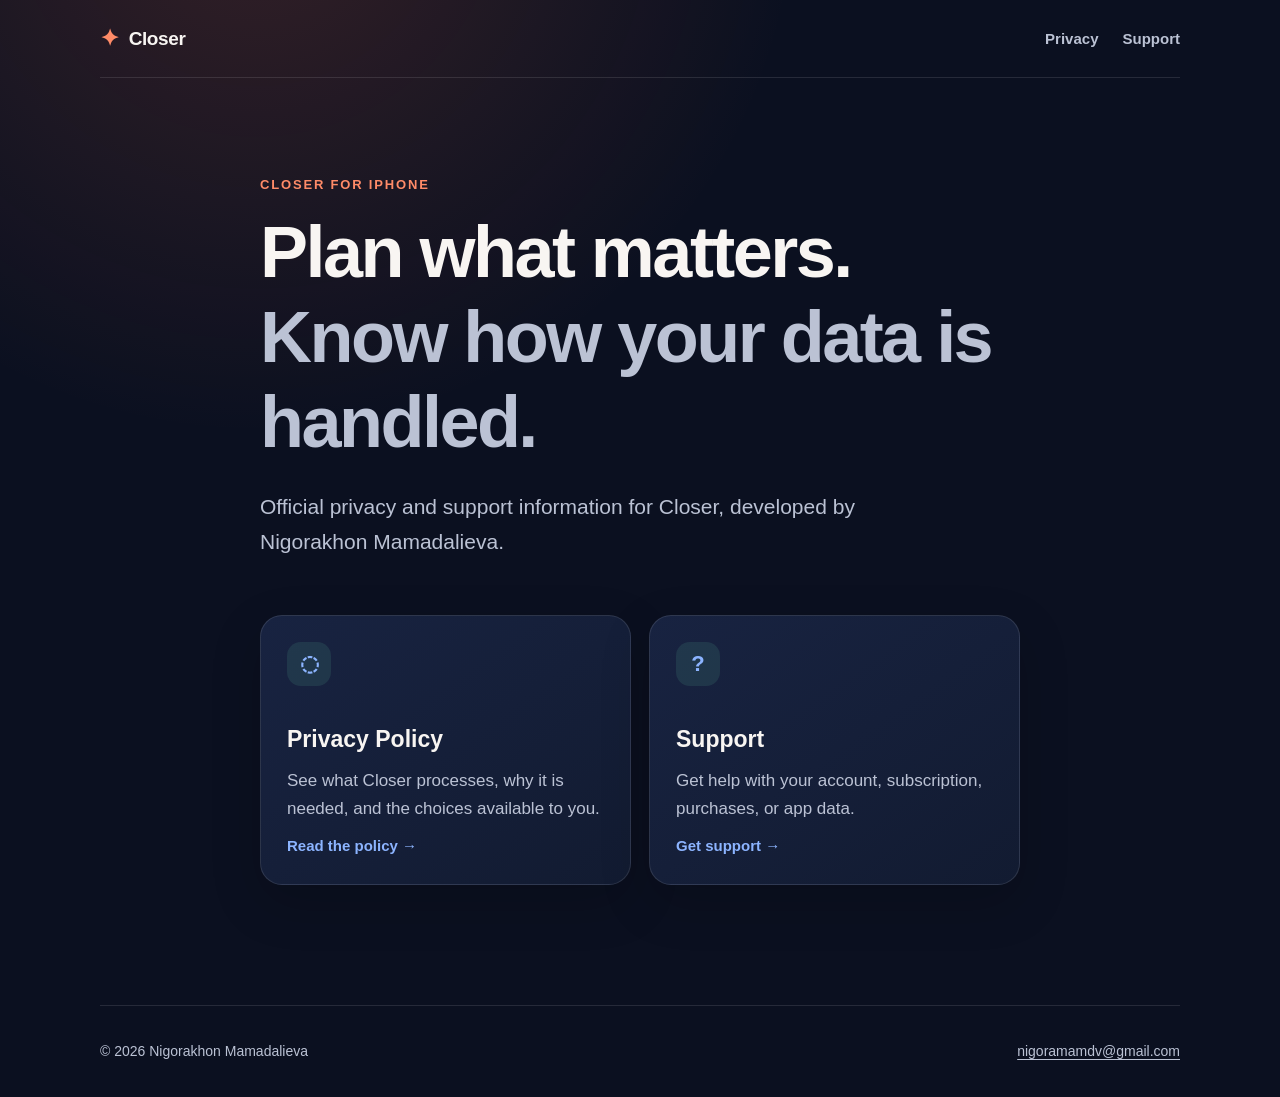
<file: index.html>
<!doctype html>
<html lang="en">
<head>
  <meta charset="utf-8">
  <meta name="viewport" content="width=device-width, initial-scale=1">
  <meta name="description" content="Privacy and support information for Closer, the personal goal-planning app.">
  <meta name="theme-color" content="#0d1512">
  <title>Closer — Privacy &amp; Support</title>
  <link rel="stylesheet" href="assets/site.css">
</head>
<body>
  <header class="site-header">
    <a class="brand" href="./" aria-label="Closer home">
      <span class="brand-mark" aria-hidden="true">✦</span>
      <span>Closer</span>
    </a>
    <nav aria-label="Legal and support">
      <a href="privacy/">Privacy</a>
      <a href="support/">Support</a>
    </nav>
  </header>

  <main class="hero-shell">
    <section class="hero">
      <p class="eyebrow">Closer for iPhone</p>
      <h1>Plan what matters.<br><span>Know how your data is handled.</span></h1>
      <p class="lede">Official privacy and support information for Closer, developed by Nigorakhon Mamadalieva.</p>
      <div class="card-grid">
        <a class="feature-card" href="privacy/">
          <span class="card-icon" aria-hidden="true">◌</span>
          <strong>Privacy Policy</strong>
          <span>See what Closer processes, why it is needed, and the choices available to you.</span>
          <em>Read the policy →</em>
        </a>
        <a class="feature-card" href="support/">
          <span class="card-icon" aria-hidden="true">?</span>
          <strong>Support</strong>
          <span>Get help with your account, subscription, purchases, or app data.</span>
          <em>Get support →</em>
        </a>
      </div>
    </section>
  </main>

  <footer>
    <span>© 2026 Nigorakhon Mamadalieva</span>
    <a href="mailto:nigoramamdv@gmail.com">nigoramamdv@gmail.com</a>
  </footer>
</body>
</html>
</file>
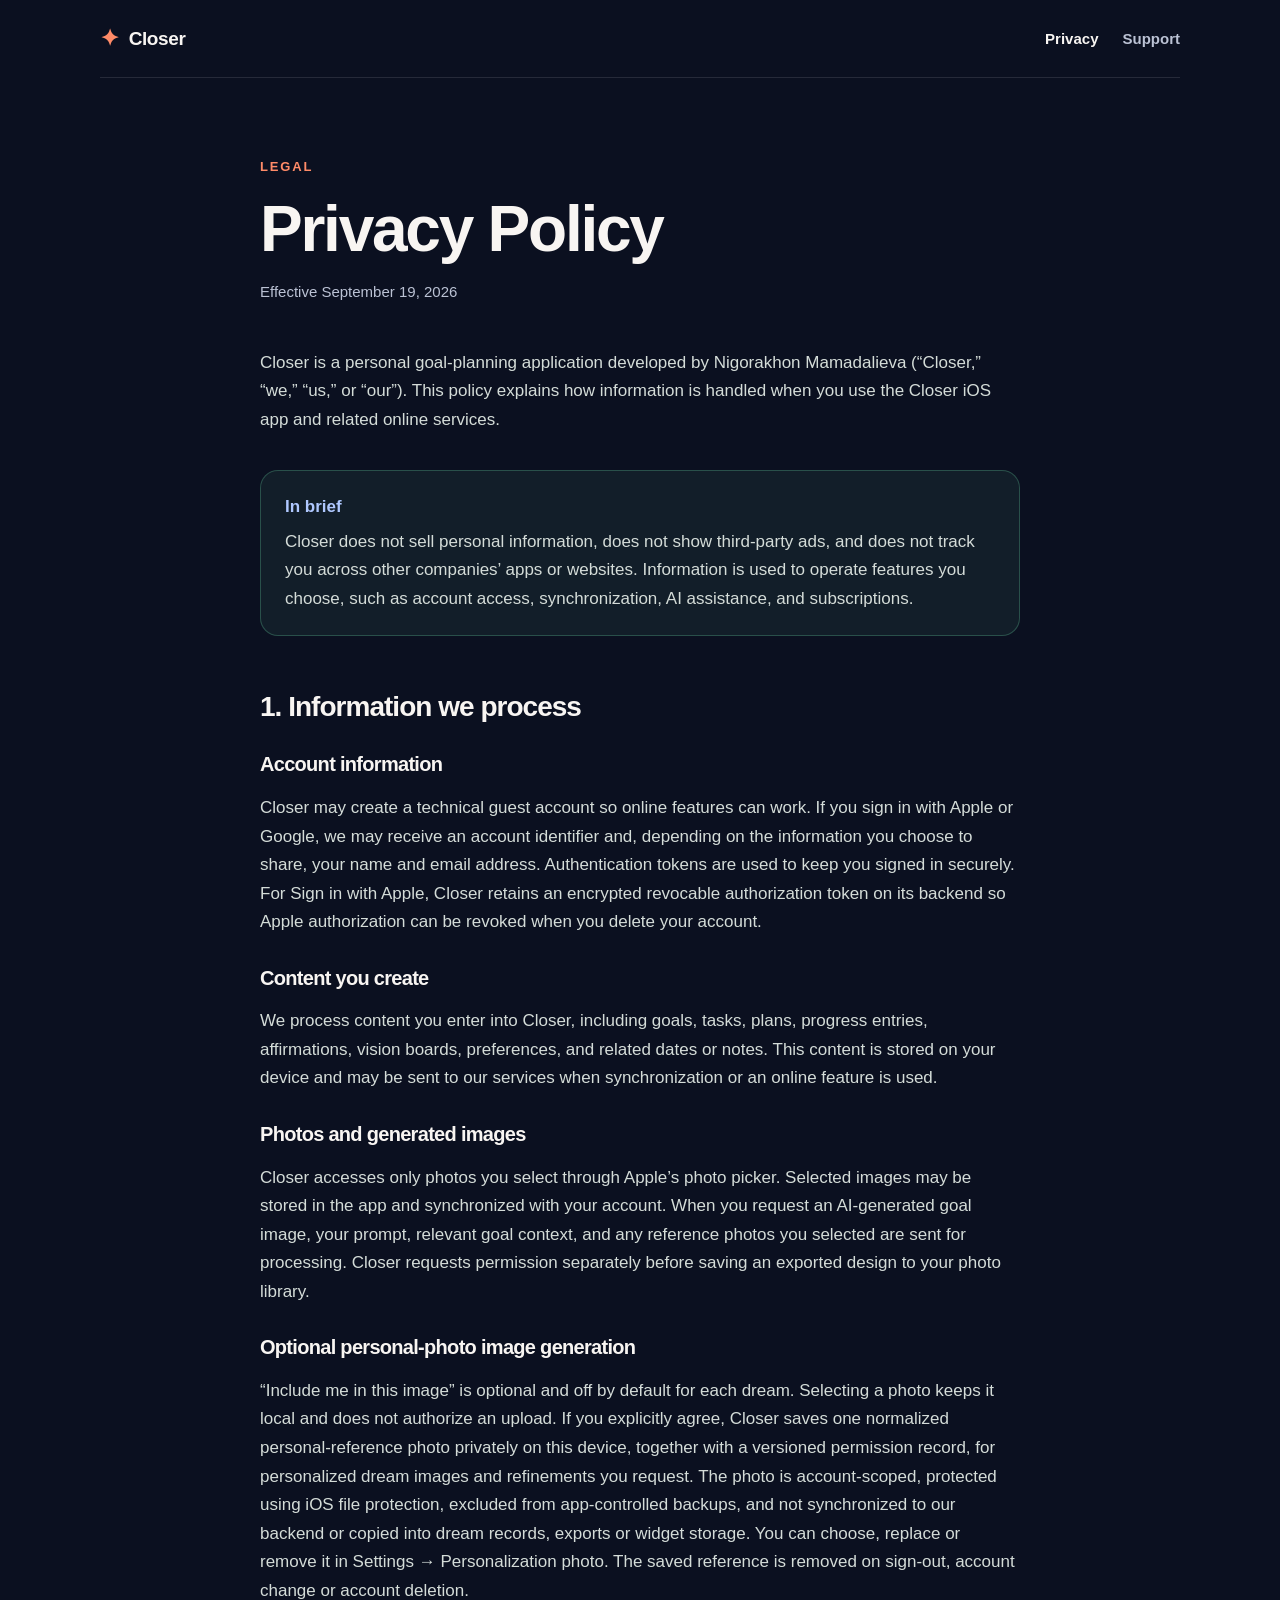
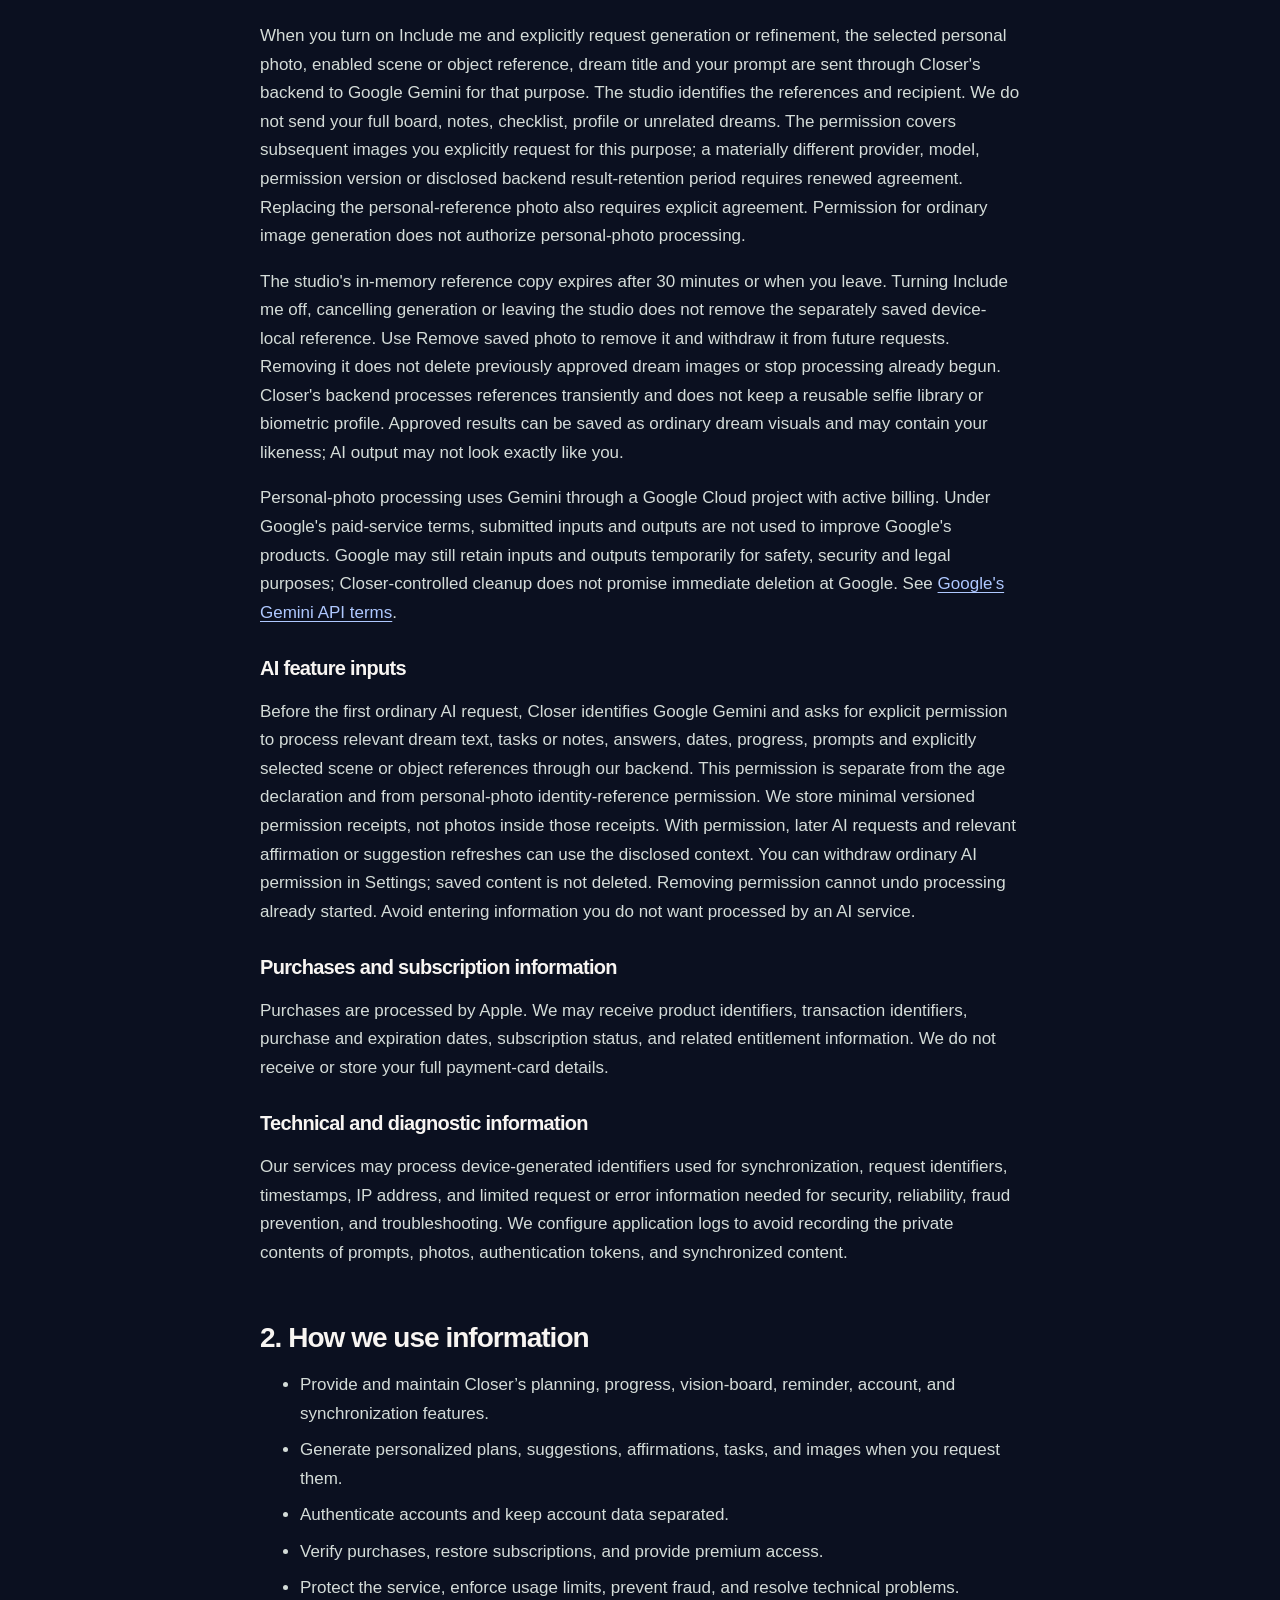
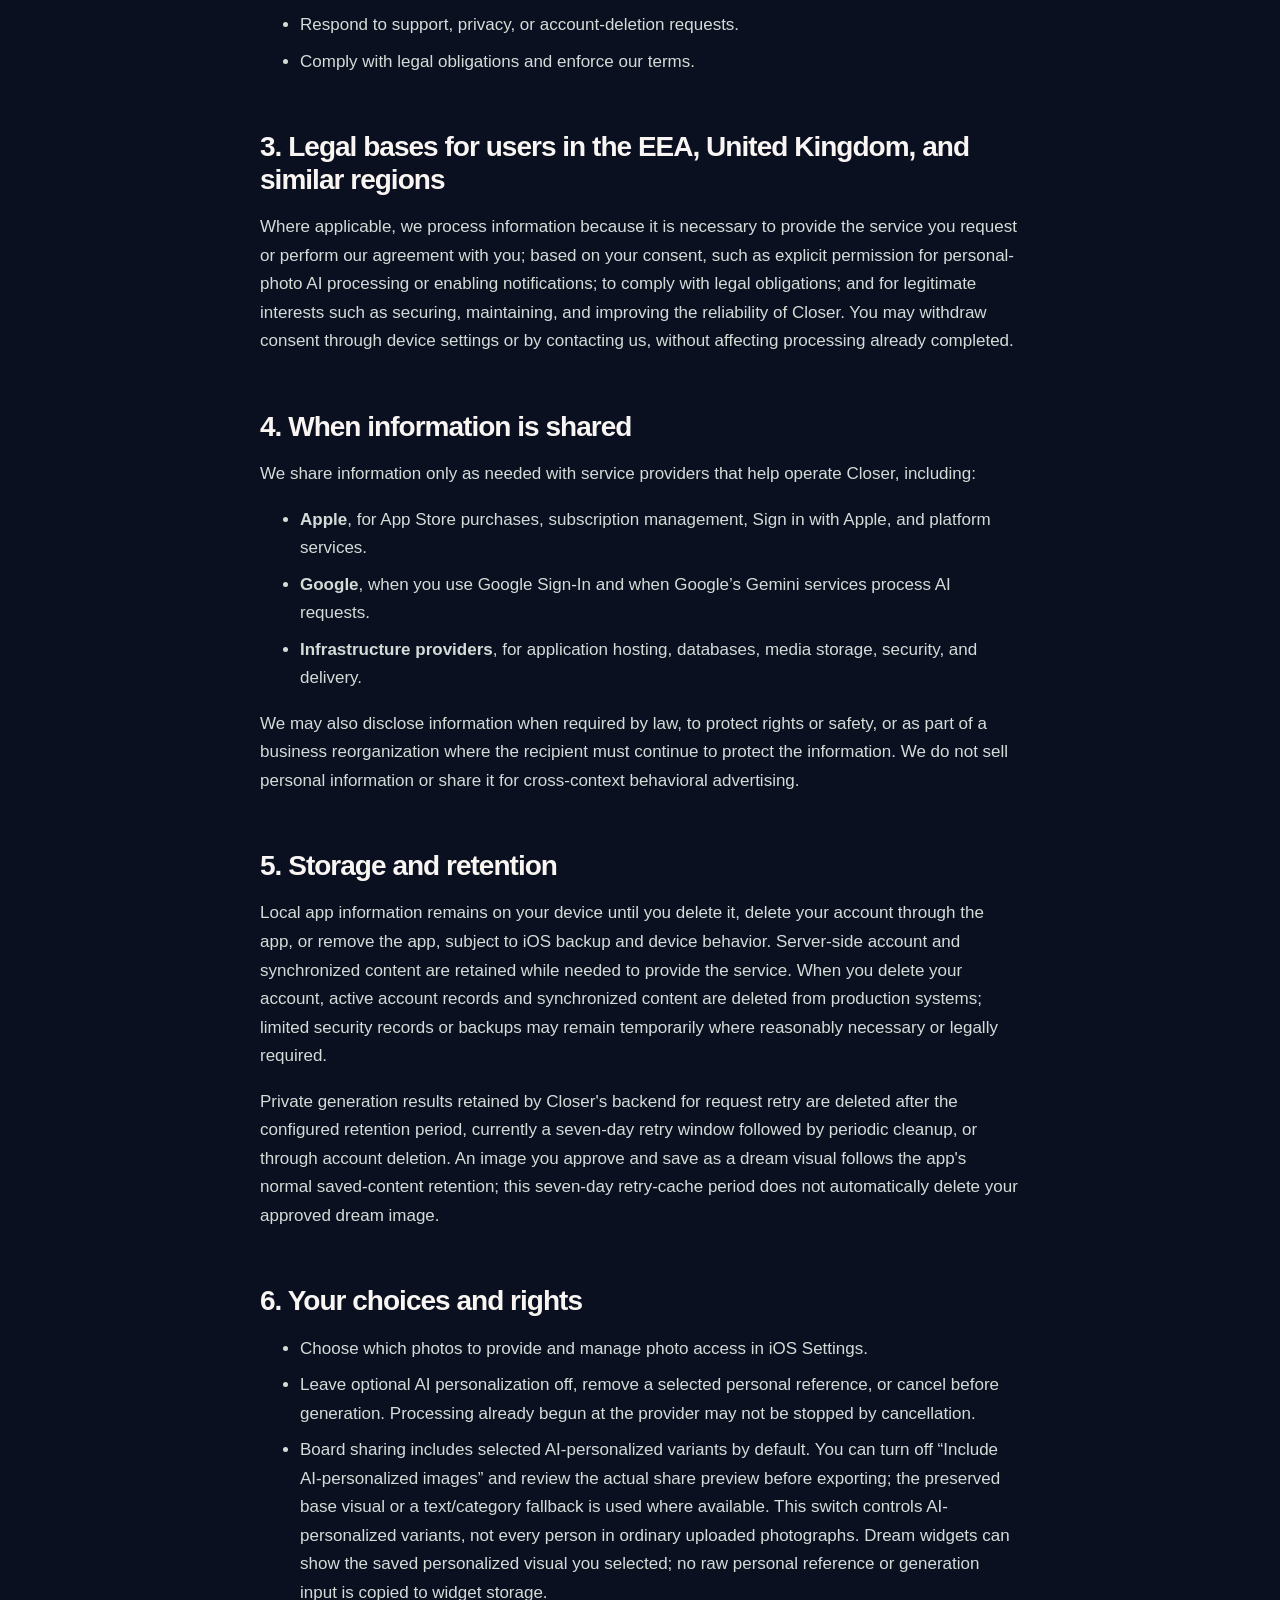
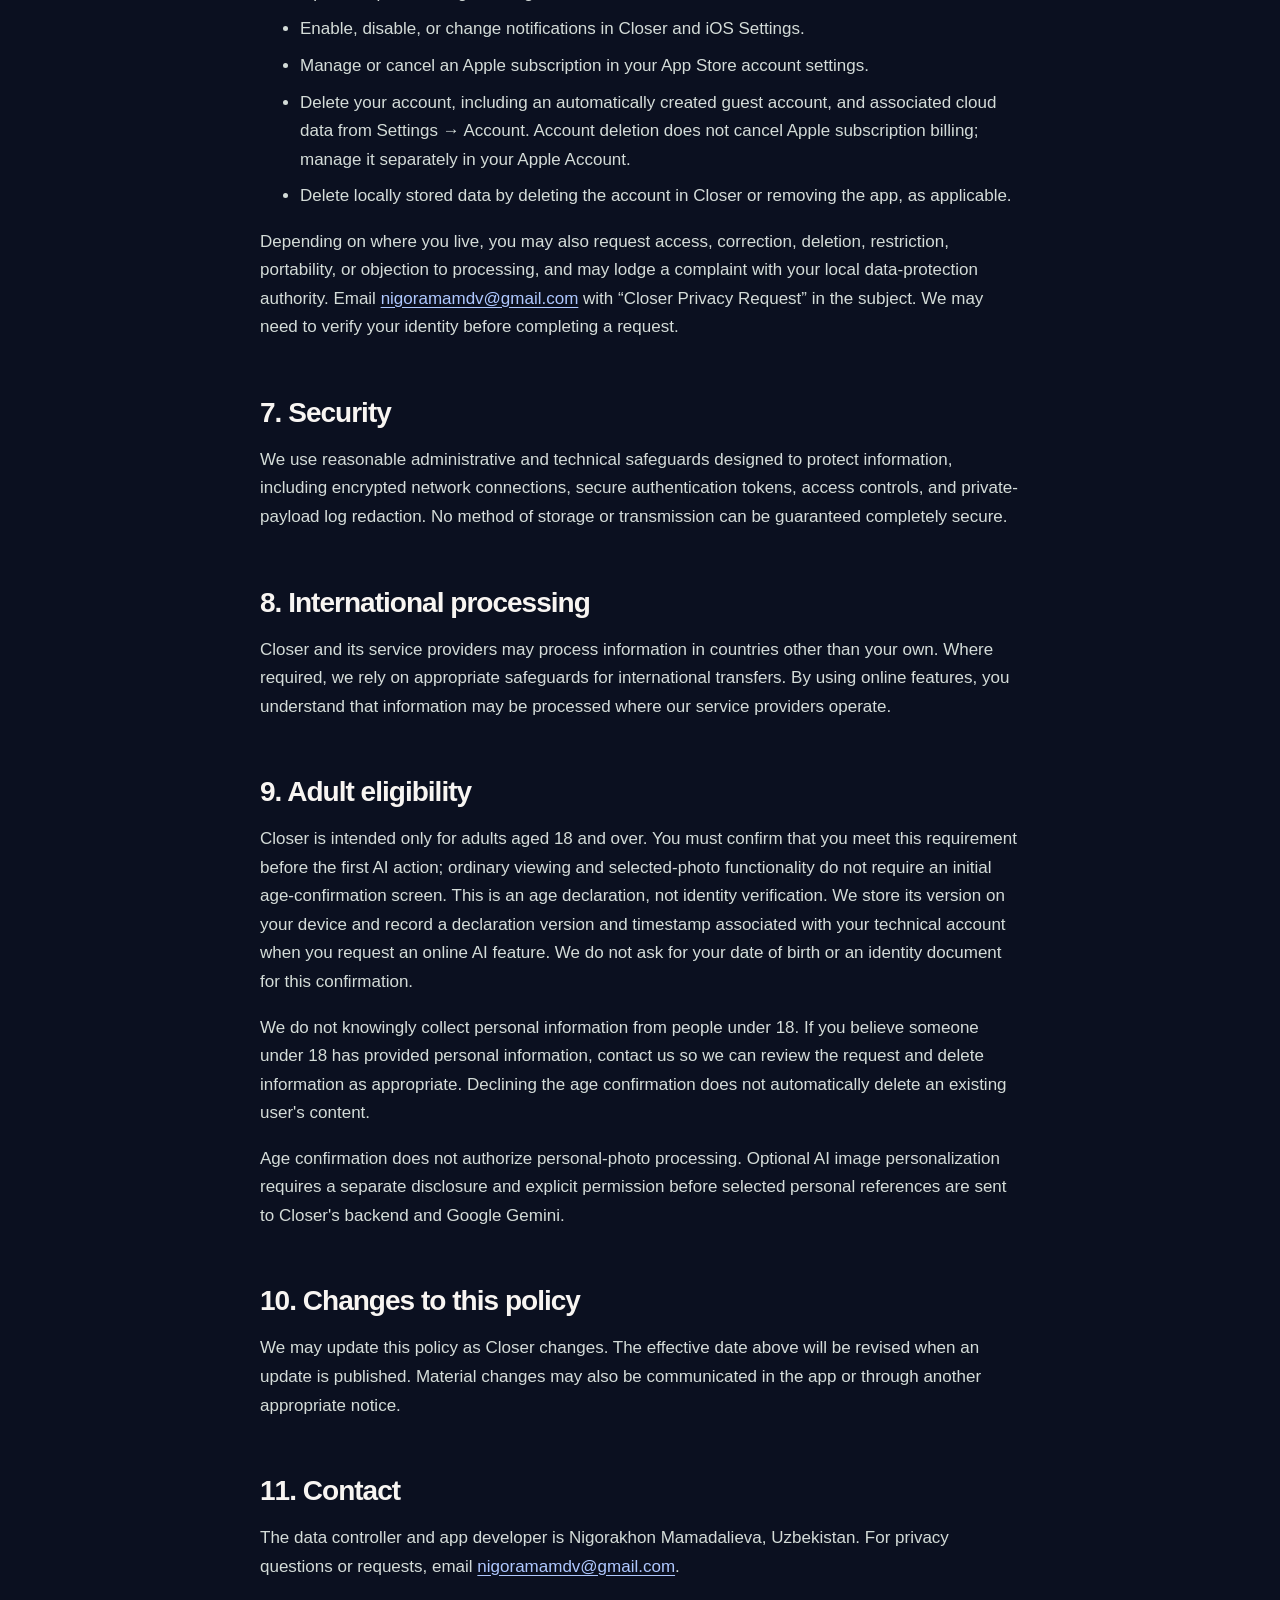
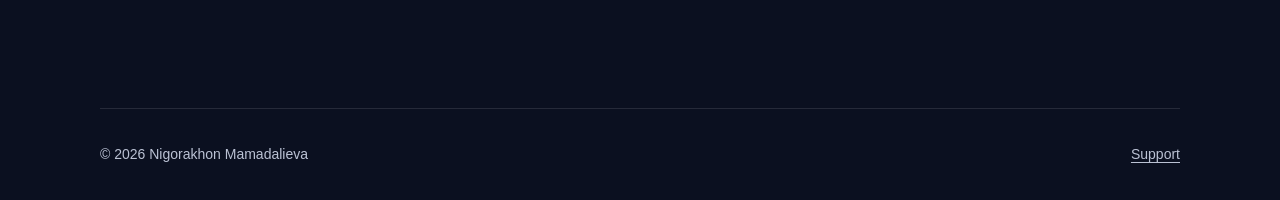
<file: privacy/index.html>
<!doctype html>
<html lang="en">
<head>
  <meta charset="utf-8">
  <meta name="viewport" content="width=device-width, initial-scale=1">
  <meta name="description" content="Privacy Policy for the Closer iOS app.">
  <meta name="theme-color" content="#0d1512">
  <title>Privacy Policy — Closer</title>
  <link rel="stylesheet" href="../assets/site.css">
</head>
<body>
  <header class="site-header">
    <a class="brand" href="../" aria-label="Closer home">
      <span class="brand-mark" aria-hidden="true">✦</span>
      <span>Closer</span>
    </a>
    <nav aria-label="Legal and support">
      <a aria-current="page" href="./">Privacy</a>
      <a href="../support/">Support</a>
    </nav>
  </header>

  <main class="document-shell">
    <article>
      <p class="eyebrow">Legal</p>
      <h1>Privacy Policy</h1>
      <p class="document-meta">Effective September 19, 2026</p>

      <p>Closer is a personal goal-planning application developed by Nigorakhon Mamadalieva (“Closer,” “we,” “us,” or “our”). This policy explains how information is handled when you use the Closer iOS app and related online services.</p>

      <div class="notice">
        <strong>In brief</strong>
        <p>Closer does not sell personal information, does not show third-party ads, and does not track you across other companies’ apps or websites. Information is used to operate features you choose, such as account access, synchronization, AI assistance, and subscriptions.</p>
      </div>

      <h2>1. Information we process</h2>

      <h3>Account information</h3>
      <p>Closer may create a technical guest account so online features can work. If you sign in with Apple or Google, we may receive an account identifier and, depending on the information you choose to share, your name and email address. Authentication tokens are used to keep you signed in securely. For Sign in with Apple, Closer retains an encrypted revocable authorization token on its backend so Apple authorization can be revoked when you delete your account.</p>

      <h3>Content you create</h3>
      <p>We process content you enter into Closer, including goals, tasks, plans, progress entries, affirmations, vision boards, preferences, and related dates or notes. This content is stored on your device and may be sent to our services when synchronization or an online feature is used.</p>

      <h3>Photos and generated images</h3>
      <p>Closer accesses only photos you select through Apple’s photo picker. Selected images may be stored in the app and synchronized with your account. When you request an AI-generated goal image, your prompt, relevant goal context, and any reference photos you selected are sent for processing. Closer requests permission separately before saving an exported design to your photo library.</p>

      <h3>Optional personal-photo image generation</h3>
      <p>“Include me in this image” is optional and off by default for each dream. Selecting a photo keeps it local and does not authorize an upload. If you explicitly agree, Closer saves one normalized personal-reference photo privately on this device, together with a versioned permission record, for personalized dream images and refinements you request. The photo is account-scoped, protected using iOS file protection, excluded from app-controlled backups, and not synchronized to our backend or copied into dream records, exports or widget storage. You can choose, replace or remove it in Settings → Personalization photo. The saved reference is removed on sign-out, account change or account deletion.</p>
      <p>When you turn on Include me and explicitly request generation or refinement, the selected personal photo, enabled scene or object reference, dream title and your prompt are sent through Closer's backend to Google Gemini for that purpose. The studio identifies the references and recipient. We do not send your full board, notes, checklist, profile or unrelated dreams. The permission covers subsequent images you explicitly request for this purpose; a materially different provider, model, permission version or disclosed backend result-retention period requires renewed agreement. Replacing the personal-reference photo also requires explicit agreement. Permission for ordinary image generation does not authorize personal-photo processing.</p>
      <p>The studio's in-memory reference copy expires after 30 minutes or when you leave. Turning Include me off, cancelling generation or leaving the studio does not remove the separately saved device-local reference. Use Remove saved photo to remove it and withdraw it from future requests. Removing it does not delete previously approved dream images or stop processing already begun. Closer's backend processes references transiently and does not keep a reusable selfie library or biometric profile. Approved results can be saved as ordinary dream visuals and may contain your likeness; AI output may not look exactly like you.</p>
      <p>Personal-photo processing uses Gemini through a Google Cloud project with active billing. Under Google's paid-service terms, submitted inputs and outputs are not used to improve Google's products. Google may still retain inputs and outputs temporarily for safety, security and legal purposes; Closer-controlled cleanup does not promise immediate deletion at Google. See <a href="https://ai.google.dev/gemini-api/terms">Google's Gemini API terms</a>.</p>

      <h3>AI feature inputs</h3>
      <p>Before the first ordinary AI request, Closer identifies Google Gemini and asks for explicit permission to process relevant dream text, tasks or notes, answers, dates, progress, prompts and explicitly selected scene or object references through our backend. This permission is separate from the age declaration and from personal-photo identity-reference permission. We store minimal versioned permission receipts, not photos inside those receipts. With permission, later AI requests and relevant affirmation or suggestion refreshes can use the disclosed context. You can withdraw ordinary AI permission in Settings; saved content is not deleted. Removing permission cannot undo processing already started. Avoid entering information you do not want processed by an AI service.</p>

      <h3>Purchases and subscription information</h3>
      <p>Purchases are processed by Apple. We may receive product identifiers, transaction identifiers, purchase and expiration dates, subscription status, and related entitlement information. We do not receive or store your full payment-card details.</p>

      <h3>Technical and diagnostic information</h3>
      <p>Our services may process device-generated identifiers used for synchronization, request identifiers, timestamps, IP address, and limited request or error information needed for security, reliability, fraud prevention, and troubleshooting. We configure application logs to avoid recording the private contents of prompts, photos, authentication tokens, and synchronized content.</p>

      <h2>2. How we use information</h2>
      <ul>
        <li>Provide and maintain Closer’s planning, progress, vision-board, reminder, account, and synchronization features.</li>
        <li>Generate personalized plans, suggestions, affirmations, tasks, and images when you request them.</li>
        <li>Authenticate accounts and keep account data separated.</li>
        <li>Verify purchases, restore subscriptions, and provide premium access.</li>
        <li>Protect the service, enforce usage limits, prevent fraud, and resolve technical problems.</li>
        <li>Respond to support, privacy, or account-deletion requests.</li>
        <li>Comply with legal obligations and enforce our terms.</li>
      </ul>

      <h2>3. Legal bases for users in the EEA, United Kingdom, and similar regions</h2>
      <p>Where applicable, we process information because it is necessary to provide the service you request or perform our agreement with you; based on your consent, such as explicit permission for personal-photo AI processing or enabling notifications; to comply with legal obligations; and for legitimate interests such as securing, maintaining, and improving the reliability of Closer. You may withdraw consent through device settings or by contacting us, without affecting processing already completed.</p>

      <h2>4. When information is shared</h2>
      <p>We share information only as needed with service providers that help operate Closer, including:</p>
      <ul>
        <li><strong>Apple</strong>, for App Store purchases, subscription management, Sign in with Apple, and platform services.</li>
        <li><strong>Google</strong>, when you use Google Sign-In and when Google’s Gemini services process AI requests.</li>
        <li><strong>Infrastructure providers</strong>, for application hosting, databases, media storage, security, and delivery.</li>
      </ul>
      <p>We may also disclose information when required by law, to protect rights or safety, or as part of a business reorganization where the recipient must continue to protect the information. We do not sell personal information or share it for cross-context behavioral advertising.</p>

      <h2>5. Storage and retention</h2>
      <p>Local app information remains on your device until you delete it, delete your account through the app, or remove the app, subject to iOS backup and device behavior. Server-side account and synchronized content are retained while needed to provide the service. When you delete your account, active account records and synchronized content are deleted from production systems; limited security records or backups may remain temporarily where reasonably necessary or legally required.</p>

      <p>Private generation results retained by Closer's backend for request retry are deleted after the configured retention period, currently a seven-day retry window followed by periodic cleanup, or through account deletion. An image you approve and save as a dream visual follows the app's normal saved-content retention; this seven-day retry-cache period does not automatically delete your approved dream image.</p>

      <h2 id="choices">6. Your choices and rights</h2>
      <ul>
        <li>Choose which photos to provide and manage photo access in iOS Settings.</li>
        <li>Leave optional AI personalization off, remove a selected personal reference, or cancel before generation. Processing already begun at the provider may not be stopped by cancellation.</li>
        <li>Board sharing includes selected AI-personalized variants by default. You can turn off “Include AI-personalized images” and review the actual share preview before exporting; the preserved base visual or a text/category fallback is used where available. This switch controls AI-personalized variants, not every person in ordinary uploaded photographs. Dream widgets can show the saved personalized visual you selected; no raw personal reference or generation input is copied to widget storage.</li>
        <li>Enable, disable, or change notifications in Closer and iOS Settings.</li>
        <li>Manage or cancel an Apple subscription in your App Store account settings.</li>
        <li>Delete your account, including an automatically created guest account, and associated cloud data from Settings → Account. Account deletion does not cancel Apple subscription billing; manage it separately in your Apple Account.</li>
        <li>Delete locally stored data by deleting the account in Closer or removing the app, as applicable.</li>
      </ul>
      <p>Depending on where you live, you may also request access, correction, deletion, restriction, portability, or objection to processing, and may lodge a complaint with your local data-protection authority. Email <a href="mailto:nigoramamdv@gmail.com?subject=Closer%20Privacy%20Request">nigoramamdv@gmail.com</a> with “Closer Privacy Request” in the subject. We may need to verify your identity before completing a request.</p>

      <h2>7. Security</h2>
      <p>We use reasonable administrative and technical safeguards designed to protect information, including encrypted network connections, secure authentication tokens, access controls, and private-payload log redaction. No method of storage or transmission can be guaranteed completely secure.</p>

      <h2>8. International processing</h2>
      <p>Closer and its service providers may process information in countries other than your own. Where required, we rely on appropriate safeguards for international transfers. By using online features, you understand that information may be processed where our service providers operate.</p>

      <h2>9. Adult eligibility</h2>
      <p>Closer is intended only for adults aged 18 and over. You must confirm that you meet this requirement before the first AI action; ordinary viewing and selected-photo functionality do not require an initial age-confirmation screen. This is an age declaration, not identity verification. We store its version on your device and record a declaration version and timestamp associated with your technical account when you request an online AI feature. We do not ask for your date of birth or an identity document for this confirmation.</p>
      <p>We do not knowingly collect personal information from people under 18. If you believe someone under 18 has provided personal information, contact us so we can review the request and delete information as appropriate. Declining the age confirmation does not automatically delete an existing user's content.</p>
      <p>Age confirmation does not authorize personal-photo processing. Optional AI image personalization requires a separate disclosure and explicit permission before selected personal references are sent to Closer's backend and Google Gemini.</p>

      <h2>10. Changes to this policy</h2>
      <p>We may update this policy as Closer changes. The effective date above will be revised when an update is published. Material changes may also be communicated in the app or through another appropriate notice.</p>

      <h2>11. Contact</h2>
      <p>The data controller and app developer is Nigorakhon Mamadalieva, Uzbekistan. For privacy questions or requests, email <a href="mailto:nigoramamdv@gmail.com">nigoramamdv@gmail.com</a>.</p>
    </article>
  </main>

  <footer>
    <span>© 2026 Nigorakhon Mamadalieva</span>
    <a href="../support/">Support</a>
  </footer>
</body>
</html>
</file>
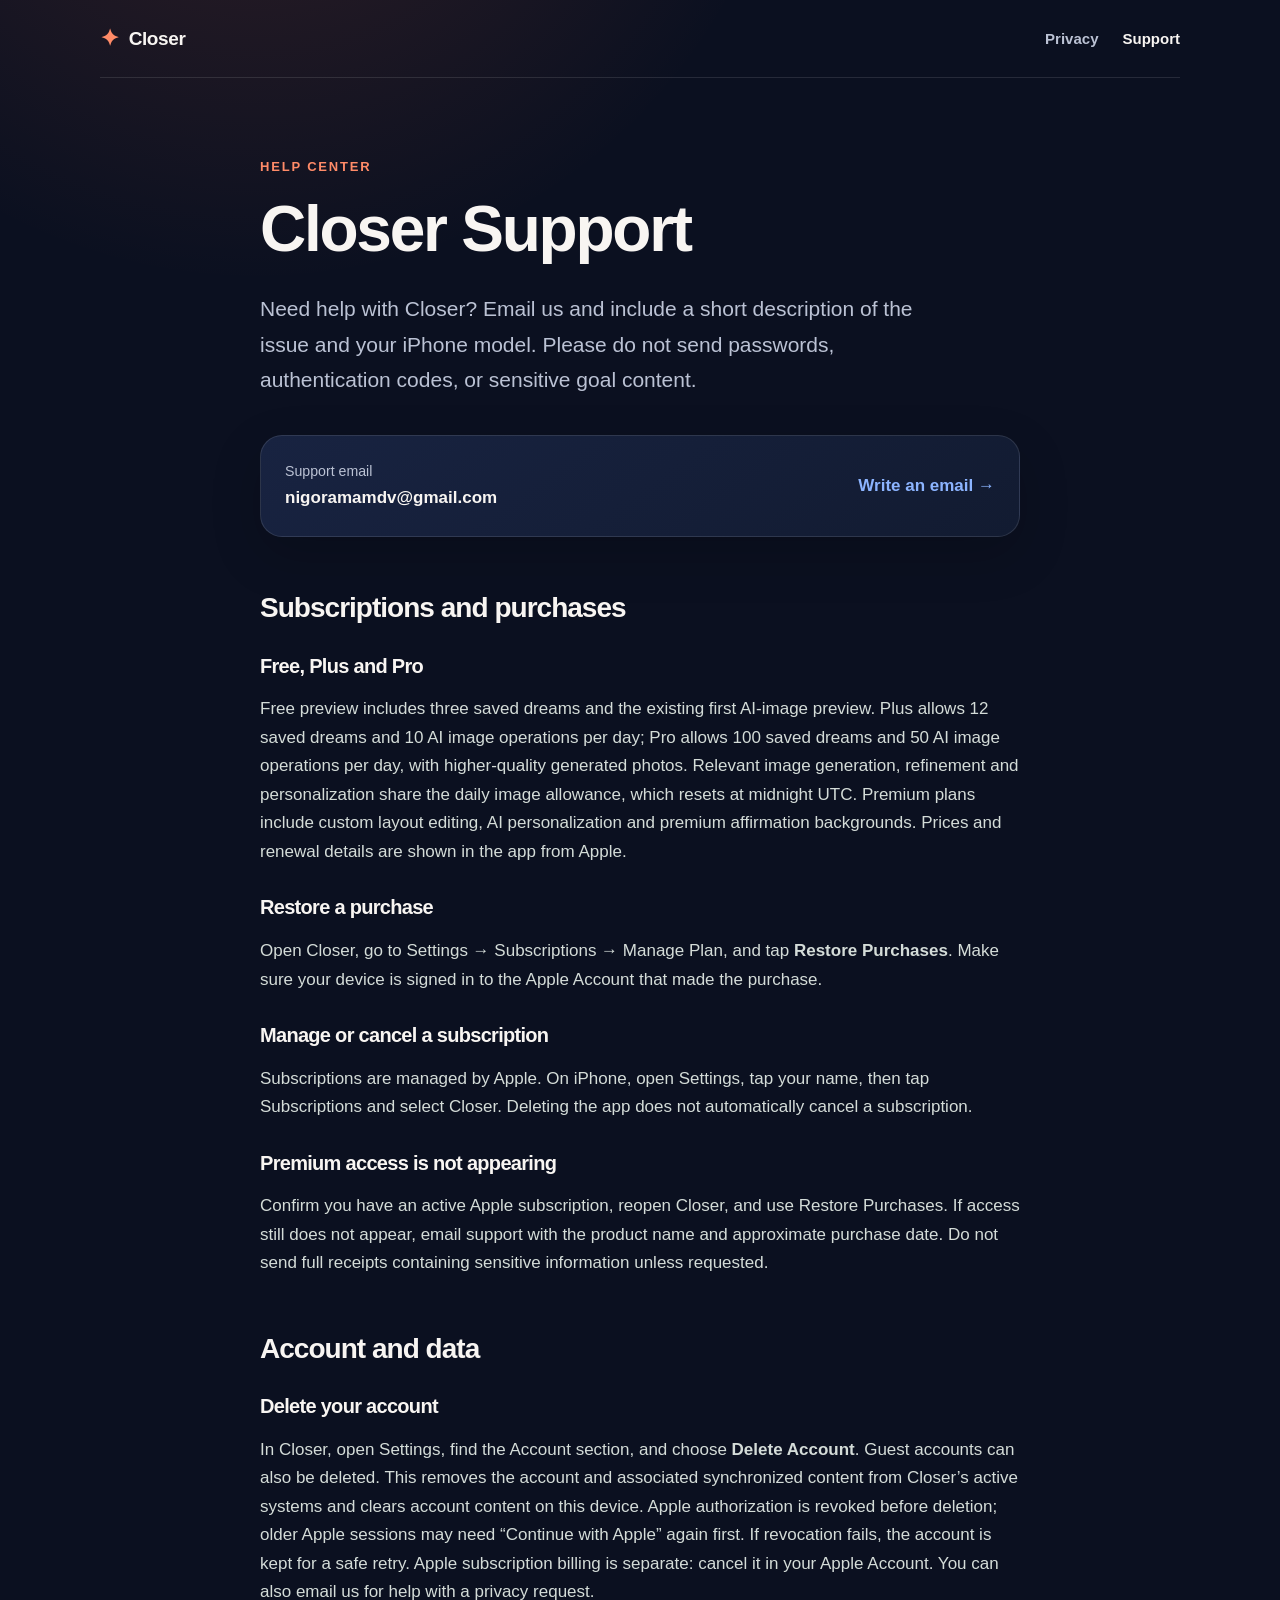
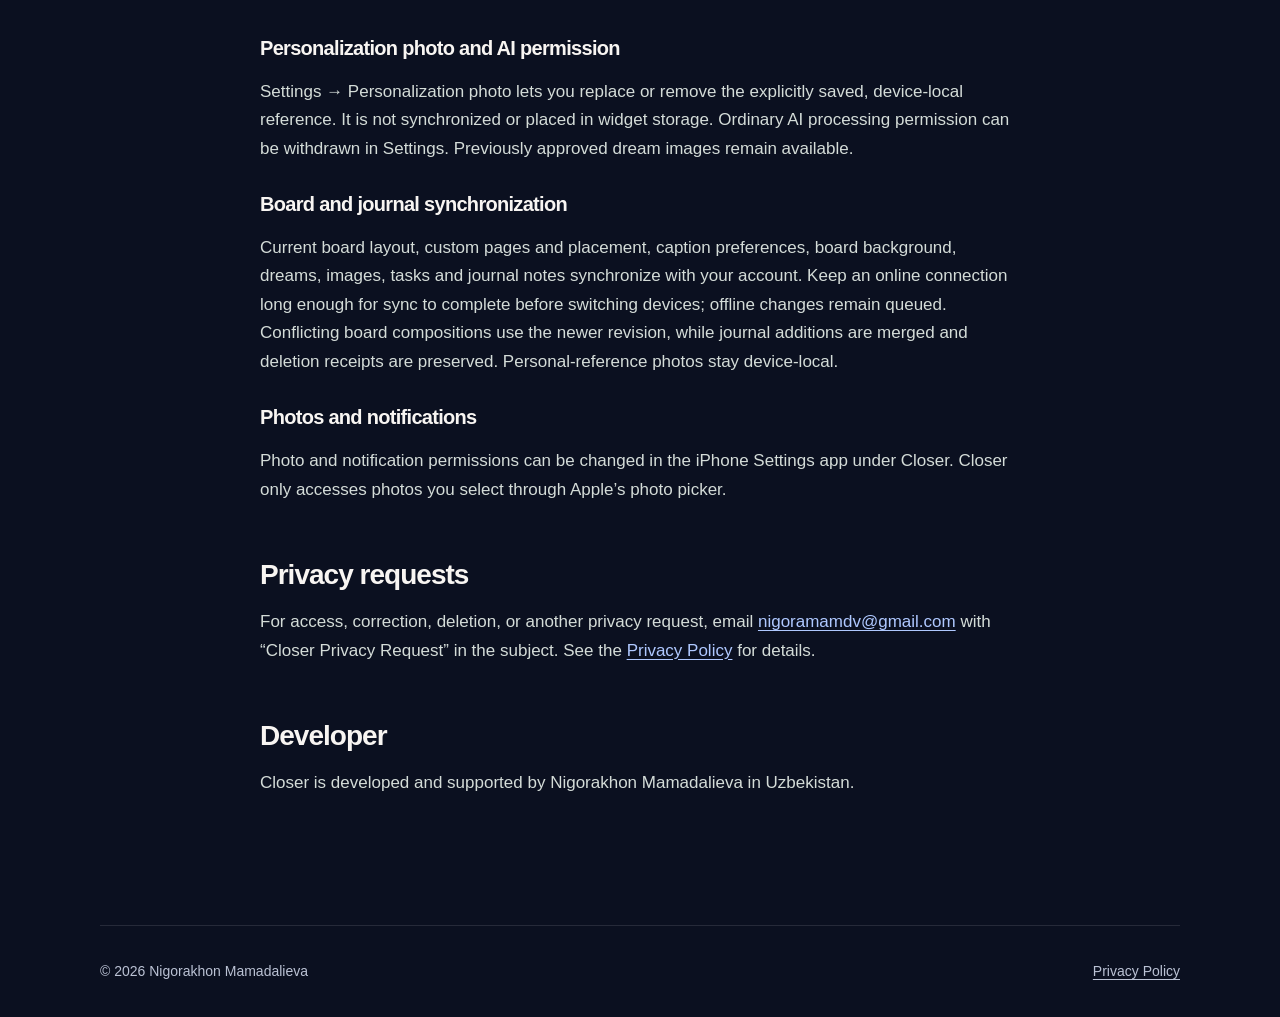
<file: support/index.html>
<!doctype html>
<html lang="en">
<head>
  <meta charset="utf-8">
  <meta name="viewport" content="width=device-width, initial-scale=1">
  <meta name="description" content="Support for the Closer iOS app.">
  <meta name="theme-color" content="#0d1512">
  <title>Support — Closer</title>
  <link rel="stylesheet" href="../assets/site.css">
</head>
<body>
  <header class="site-header">
    <a class="brand" href="../" aria-label="Closer home">
      <span class="brand-mark" aria-hidden="true">✦</span>
      <span>Closer</span>
    </a>
    <nav aria-label="Legal and support">
      <a href="../privacy/">Privacy</a>
      <a aria-current="page" href="./">Support</a>
    </nav>
  </header>

  <main class="document-shell">
    <article>
      <p class="eyebrow">Help center</p>
      <h1>Closer Support</h1>
      <p class="lede">Need help with Closer? Email us and include a short description of the issue and your iPhone model. Please do not send passwords, authentication codes, or sensitive goal content.</p>

      <a class="contact-card" href="mailto:nigoramamdv@gmail.com?subject=Closer%20Support">
        <span>
          <small>Support email</small>
          <strong>nigoramamdv@gmail.com</strong>
        </span>
        <em>Write an email →</em>
      </a>

      <h2>Subscriptions and purchases</h2>
      <h3>Free, Plus and Pro</h3>
      <p>Free preview includes three saved dreams and the existing first AI-image preview. Plus allows 12 saved dreams and 10 AI image operations per day; Pro allows 100 saved dreams and 50 AI image operations per day, with higher-quality generated photos. Relevant image generation, refinement and personalization share the daily image allowance, which resets at midnight UTC. Premium plans include custom layout editing, AI personalization and premium affirmation backgrounds. Prices and renewal details are shown in the app from Apple.</p>
      <h3>Restore a purchase</h3>
      <p>Open Closer, go to Settings → Subscriptions → Manage Plan, and tap <strong>Restore Purchases</strong>. Make sure your device is signed in to the Apple Account that made the purchase.</p>

      <h3>Manage or cancel a subscription</h3>
      <p>Subscriptions are managed by Apple. On iPhone, open Settings, tap your name, then tap Subscriptions and select Closer. Deleting the app does not automatically cancel a subscription.</p>

      <h3>Premium access is not appearing</h3>
      <p>Confirm you have an active Apple subscription, reopen Closer, and use Restore Purchases. If access still does not appear, email support with the product name and approximate purchase date. Do not send full receipts containing sensitive information unless requested.</p>

      <h2>Account and data</h2>
      <h3>Delete your account</h3>
      <p>In Closer, open Settings, find the Account section, and choose <strong>Delete Account</strong>. Guest accounts can also be deleted. This removes the account and associated synchronized content from Closer’s active systems and clears account content on this device. Apple authorization is revoked before deletion; older Apple sessions may need “Continue with Apple” again first. If revocation fails, the account is kept for a safe retry. Apple subscription billing is separate: cancel it in your Apple Account. You can also email us for help with a privacy request.</p>

      <h3>Personalization photo and AI permission</h3>
      <p>Settings → Personalization photo lets you replace or remove the explicitly saved, device-local reference. It is not synchronized or placed in widget storage. Ordinary AI processing permission can be withdrawn in Settings. Previously approved dream images remain available.</p>
      <h3>Board and journal synchronization</h3>
      <p>Current board layout, custom pages and placement, caption preferences, board background, dreams, images, tasks and journal notes synchronize with your account. Keep an online connection long enough for sync to complete before switching devices; offline changes remain queued. Conflicting board compositions use the newer revision, while journal additions are merged and deletion receipts are preserved. Personal-reference photos stay device-local.</p>
      <h3>Photos and notifications</h3>
      <p>Photo and notification permissions can be changed in the iPhone Settings app under Closer. Closer only accesses photos you select through Apple’s photo picker.</p>

      <h2>Privacy requests</h2>
      <p>For access, correction, deletion, or another privacy request, email <a href="mailto:nigoramamdv@gmail.com?subject=Closer%20Privacy%20Request">nigoramamdv@gmail.com</a> with “Closer Privacy Request” in the subject. See the <a href="../privacy/">Privacy Policy</a> for details.</p>

      <h2>Developer</h2>
      <p>Closer is developed and supported by Nigorakhon Mamadalieva in Uzbekistan.</p>
    </article>
  </main>

  <footer>
    <span>© 2026 Nigorakhon Mamadalieva</span>
    <a href="../privacy/">Privacy Policy</a>
  </footer>
</body>
</html>
</file>
<file: assets/site.css>
:root {
  color-scheme: dark;
  --background: #0b1020;
  --surface: #121b31;
  --surface-strong: #182341;
  --text: #f8f5f2;
  --muted: #bbc2d4;
  --accent: #8cb4ff;
  --accent-strong: #afc8ff;
  --highlight: #ff8b68;
  --line: rgba(255, 255, 255, 0.11);
  --max-width: 760px;
  font-family: -apple-system, BlinkMacSystemFont, "Segoe UI", sans-serif;
}

* {
  box-sizing: border-box;
}

html {
  background: var(--background);
  scroll-behavior: smooth;
}

body {
  min-height: 100vh;
  margin: 0;
  color: var(--text);
  background:
    radial-gradient(circle at 20% -10%, rgba(251, 111, 71, 0.17), transparent 34rem),
    var(--background);
  font-size: 17px;
  line-height: 1.68;
}

a {
  color: var(--accent-strong);
  text-underline-offset: 0.2em;
}

a:focus-visible {
  outline: 3px solid var(--accent);
  outline-offset: 4px;
  border-radius: 4px;
}

.site-header,
footer {
  width: min(calc(100% - 40px), 1080px);
  margin: 0 auto;
  display: flex;
  align-items: center;
  justify-content: space-between;
  gap: 24px;
}

.site-header {
  min-height: 78px;
  border-bottom: 1px solid var(--line);
}

.brand {
  display: inline-flex;
  align-items: center;
  gap: 10px;
  color: var(--text);
  font-size: 19px;
  font-weight: 700;
  text-decoration: none;
  letter-spacing: -0.02em;
}

.brand-mark {
  color: var(--highlight);
  font-size: 23px;
}

nav {
  display: flex;
  gap: 24px;
}

nav a {
  color: var(--muted);
  font-size: 15px;
  font-weight: 600;
  text-decoration: none;
}

nav a:hover,
nav a[aria-current="page"] {
  color: var(--text);
}

.hero-shell,
.document-shell {
  width: min(calc(100% - 40px), var(--max-width));
  margin: 0 auto;
}

.hero {
  padding: 96px 0 120px;
}

.eyebrow {
  margin: 0 0 14px;
  color: var(--highlight);
  font-size: 13px;
  font-weight: 750;
  letter-spacing: 0.14em;
  text-transform: uppercase;
}

h1,
h2,
h3 {
  line-height: 1.18;
  letter-spacing: -0.035em;
}

h1 {
  max-width: 760px;
  margin: 0;
  font-size: clamp(42px, 8vw, 72px);
}

h1 span {
  color: var(--muted);
}

h2 {
  margin: 54px 0 16px;
  font-size: 28px;
}

h3 {
  margin: 30px 0 8px;
  font-size: 20px;
}

p,
ul {
  color: #d4dcd8;
}

li + li {
  margin-top: 8px;
}

.lede {
  max-width: 680px;
  margin: 24px 0 0;
  color: var(--muted);
  font-size: 21px;
}

.card-grid {
  display: grid;
  grid-template-columns: repeat(2, minmax(0, 1fr));
  gap: 18px;
  margin-top: 56px;
}

.feature-card,
.contact-card {
  border: 1px solid var(--line);
  border-radius: 22px;
  background: linear-gradient(145deg, var(--surface-strong), var(--surface));
  box-shadow: 0 18px 50px rgba(0, 0, 0, 0.18);
  text-decoration: none;
}

.feature-card {
  display: flex;
  min-height: 270px;
  padding: 26px;
  flex-direction: column;
  transition: border-color 180ms ease, transform 180ms ease;
}

.feature-card:hover {
  border-color: rgba(114, 228, 173, 0.45);
  transform: translateY(-3px);
}

.feature-card strong {
  margin-top: 34px;
  color: var(--text);
  font-size: 23px;
}

.feature-card > span:not(.card-icon) {
  margin-top: 8px;
  color: var(--muted);
}

.feature-card em {
  margin-top: auto;
  color: var(--accent);
  font-size: 15px;
  font-style: normal;
  font-weight: 650;
}

.card-icon {
  display: grid;
  width: 44px;
  height: 44px;
  place-items: center;
  border-radius: 14px;
  color: var(--accent);
  background: rgba(114, 228, 173, 0.11);
  font-size: 22px;
  font-weight: 700;
}

.document-shell {
  padding: 78px 0 110px;
}

.document-shell h1 {
  font-size: clamp(42px, 7vw, 64px);
}

.document-meta {
  margin: 12px 0 44px;
  color: var(--muted);
  font-size: 15px;
}

.notice {
  margin: 36px 0;
  padding: 22px 24px;
  border: 1px solid rgba(114, 228, 173, 0.25);
  border-radius: 18px;
  background: rgba(114, 228, 173, 0.07);
}

.notice strong {
  color: var(--accent-strong);
}

.notice p {
  margin: 6px 0 0;
}

.contact-card {
  display: flex;
  align-items: center;
  justify-content: space-between;
  gap: 20px;
  margin: 38px 0 54px;
  padding: 24px;
}

.contact-card span {
  display: flex;
  flex-direction: column;
}

.contact-card small {
  color: var(--muted);
}

.contact-card strong {
  color: var(--text);
  overflow-wrap: anywhere;
}

.contact-card em {
  flex: none;
  color: var(--accent);
  font-style: normal;
  font-weight: 650;
}

footer {
  min-height: 92px;
  border-top: 1px solid var(--line);
  color: var(--muted);
  font-size: 14px;
}

footer a {
  color: var(--muted);
}

@media (max-width: 640px) {
  .site-header,
  footer {
    width: min(calc(100% - 28px), 1080px);
  }

  .hero-shell,
  .document-shell {
    width: min(calc(100% - 32px), var(--max-width));
  }

  .site-header {
    min-height: 70px;
  }

  nav {
    gap: 14px;
  }

  .hero {
    padding: 70px 0 82px;
  }

  .card-grid {
    grid-template-columns: 1fr;
    margin-top: 42px;
  }

  .feature-card {
    min-height: 235px;
  }

  .document-shell {
    padding: 58px 0 78px;
  }

  .contact-card {
    align-items: flex-start;
    flex-direction: column;
  }

  footer {
    align-items: flex-start;
    flex-direction: column;
    justify-content: center;
    padding: 22px 0;
  }
}

@media (prefers-reduced-motion: reduce) {
  html {
    scroll-behavior: auto;
  }

  .feature-card {
    transition: none;
  }
}
</file>
